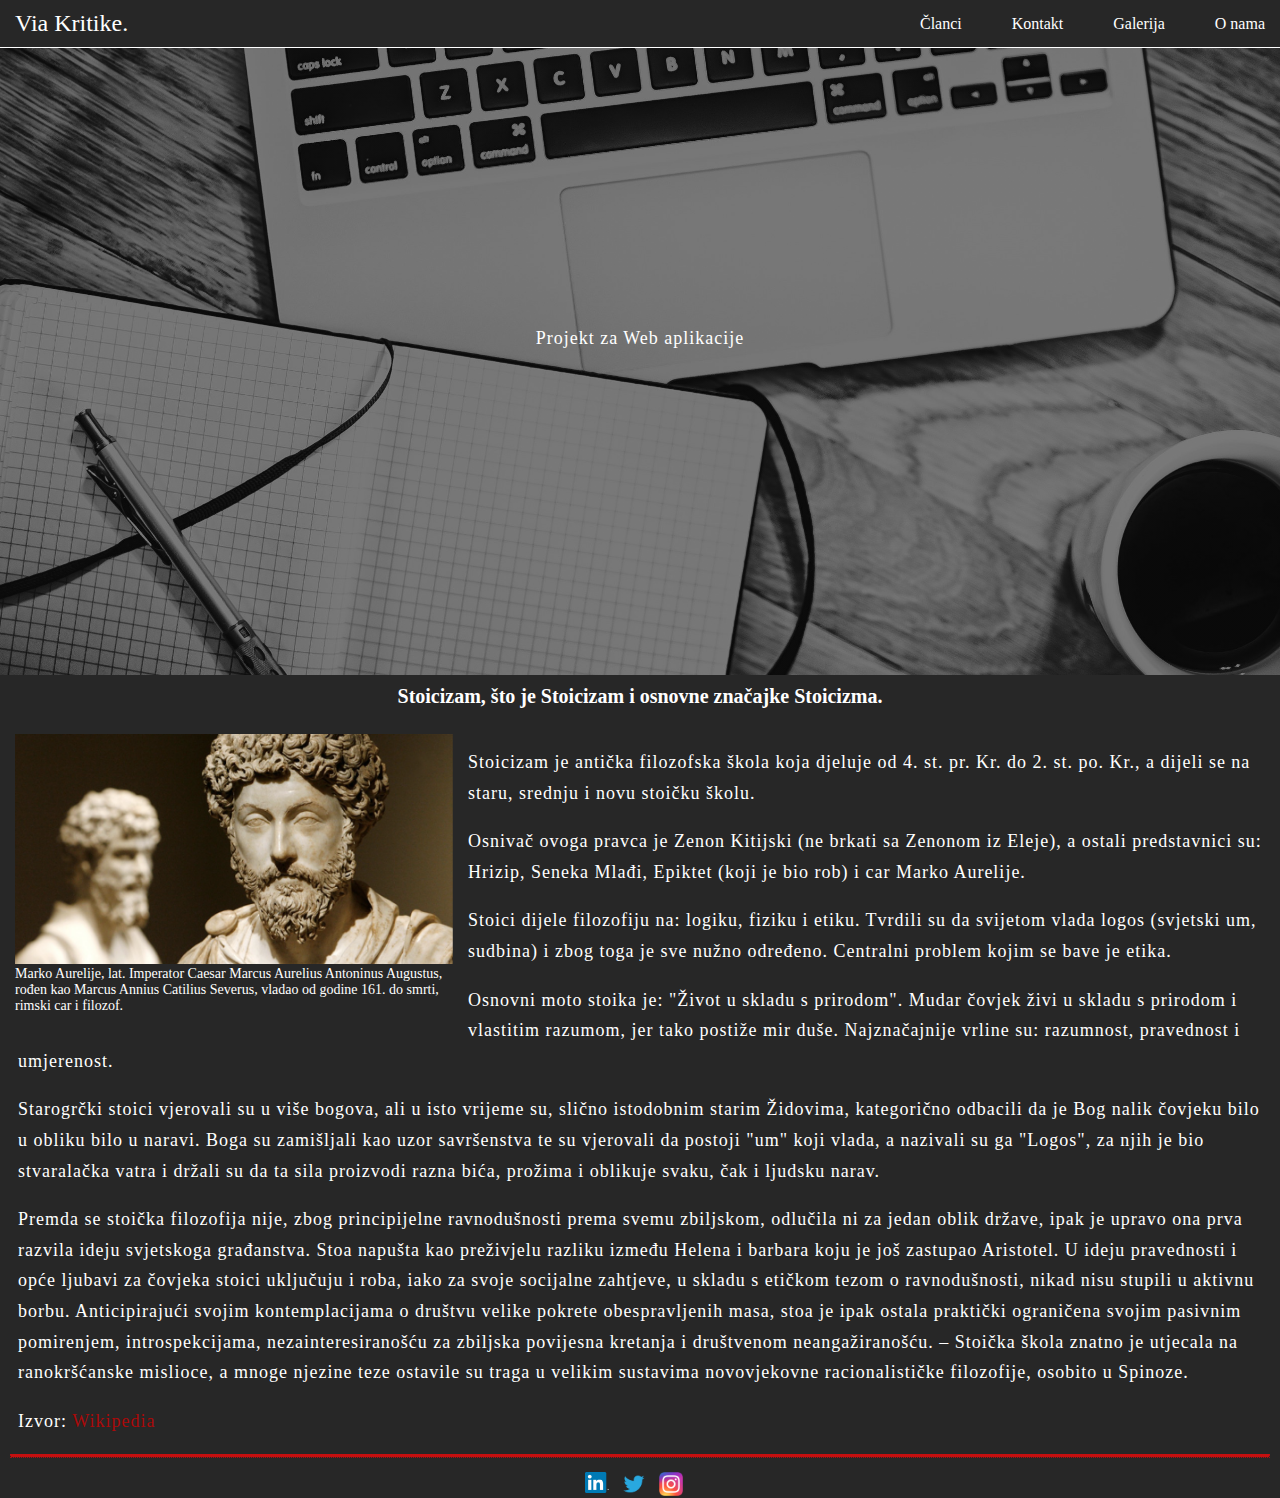
<file: index.html>
<!DOCTYPE html>
<html>
  <head>
    <!-- CSS -->
    <link rel="stylesheet" href="style.css" />
    <!-- End CSS -->
    <!-- meta elements -->
    <title>Via Kritike</title>
    <meta http-equiv="content-type" content="text/html; charset=UTF-8" />
    <meta name="description" content="Ovo je projektni zadatak" />
    <meta name="keywords" content="" />
    <meta name="author" content="Antun Kokanović" />
    <meta name="viewport" content="width=device-width, initial-scale=1" />
    <link rel="shortcut icon" type="image/x-icon" href="views\V.png" />
  </head>
  <body>
    <header class="header">
      <nav class="navbar">
        <a href="index.html" class="nav-logo">Via Kritike.</a>
        <ul class="nav-menu">
          <li class="nav-item">
            <a href="blog.html" class="nav-link">Članci</a>
          </li>
          <li class="nav-item">
            <a href="kontakt.html" class="nav-link">Kontakt</a>
          </li>
          <li class="nav-item">
            <a href="galerija.html" class="nav-link">Galerija</a>
          </li>
          <li class="nav-item">
            <a href="OName.html" class="nav-link">O nama</a>
          </li>
        </ul>
        <div class="hamburger">
          <span class="bar"></span>
          <span class="bar"></span>
          <span class="bar"></span>
        </div>
      </nav>
    </header>

    <div class="hero-image">
      <div class="hero-text">
        <br />
        <p style="background-color: transparent">Projekt za Web aplikacije</p>
        <br />
      </div>
    </div>

    <main>
      <h1 style="display: flex; justify-content: center;">Stoicizam, što je Stoicizam i osnovne značajke Stoicizma.</h1>
      <br />
      <figure>
        <img src="views\stoicism.png" alt="stoicism" title="stoicism  " />
        <figcaption>
          Marko Aurelije, lat. Imperator Caesar Marcus Aurelius Antoninus
          Augustus, rođen kao Marcus Annius Catilius Severus, vladao od godine
          161. do smrti, rimski car i filozof.
        </figcaption>
      </figure>
      <p>
        Stoicizam je antička filozofska škola koja djeluje od 4. st. pr. Kr. do
        2. st. po. Kr., a dijeli se na staru, srednju i novu stoičku školu.
      </p>
      <p>
        Osnivač ovoga pravca je Zenon Kitijski (ne brkati sa Zenonom iz Eleje),
        a ostali predstavnici su: Hrizip, Seneka Mlađi, Epiktet (koji je bio
        rob) i car Marko Aurelije.
      </p>
      <p>
        Stoici dijele filozofiju na: logiku, fiziku i etiku. Tvrdili su da
        svijetom vlada logos (svjetski um, sudbina) i zbog toga je sve nužno
        određeno. Centralni problem kojim se bave je etika.
      </p>
      <p>
        Osnovni moto stoika je: "Život u skladu s prirodom". Mudar čovjek živi u
        skladu s prirodom i vlastitim razumom, jer tako postiže mir duše.
        Najznačajnije vrline su: razumnost, pravednost i umjerenost.
      </p>
      <p>
        Starogrčki stoici vjerovali su u više bogova, ali u isto vrijeme su,
        slično istodobnim starim Židovima, kategorično odbacili da je Bog nalik
        čovjeku bilo u obliku bilo u naravi. Boga su zamišljali kao uzor
        savršenstva te su vjerovali da postoji "um" koji vlada, a nazivali su ga
        "Logos", za njih je bio stvaralačka vatra i držali su da ta sila
        proizvodi razna bića, prožima i oblikuje svaku, čak i ljudsku narav.
      </p>
      <p>
        Premda se stoička filozofija nije, zbog principijelne ravnodušnosti
        prema svemu zbiljskom, odlučila ni za jedan oblik države, ipak je upravo
        ona prva razvila ideju svjetskoga građanstva. Stoa napušta kao
        preživjelu razliku između Helena i barbara koju je još zastupao
        Aristotel. U ideju pravednosti i opće ljubavi za čovjeka stoici
        uključuju i roba, iako za svoje socijalne zahtjeve, u skladu s etičkom
        tezom o ravnodušnosti, nikad nisu stupili u aktivnu borbu.
        Anticipirajući svojim kontemplacijama o društvu velike pokrete
        obespravljenih masa, stoa je ipak ostala praktički ograničena svojim
        pasivnim pomirenjem, introspekcijama, nezainteresiranošću za zbiljska
        povijesna kretanja i društvenom neangažiranošću. – Stoička škola znatno
        je utjecala na ranokršćanske mislioce, a mnoge njezine teze ostavile su
        traga u velikim sustavima novovjekovne racionalističke filozofije,
        osobito u Spinoze.
      </p>
      <p>
        Izvor:
        <a style="color: rgb(171, 9, 9);" href="https://hr.wikipedia.org/wiki/Stoicizam" target="_blank"
          >Wikipedia</a
        >
      </p>
      
    </main>

    <footer>
      <hr style="border-top: 3px solid rgb(197, 16, 16)"> 
      <div style="display: flex; justify-content: center;">
        <a
          href="https://www.linkedin.com/in/antun-kokanovi%C4%87-081806250/"
          target="_blank"
          ><img
            src="views\linkedin-logo-3.png"
            alt="Linkedin"
            title="Linkedin"
            style="width: 24px; margin-top: 0.4em"
        /></a>
        <a href="https://twitter.com/_AntunTun_" target="_blank"
          ><img
            src="views\twitter-logo-.png"
            alt="Twitter"
            title="Twitter"
            style="width: 24px; margin-top: 0.4em"
        /></a>
        <a href="https://www.instagram.com/antun__k/" target="_blank"
          ><img
            src="views\Instagram_logo.png"
            alt="Istagram+"
            title="Istagram"
            style="width: 24px; margin-top: 0.4em"
        /></a>
      </div>
    </footer>
    <script src="script.js"></script>
  </body>
</html>
</file>
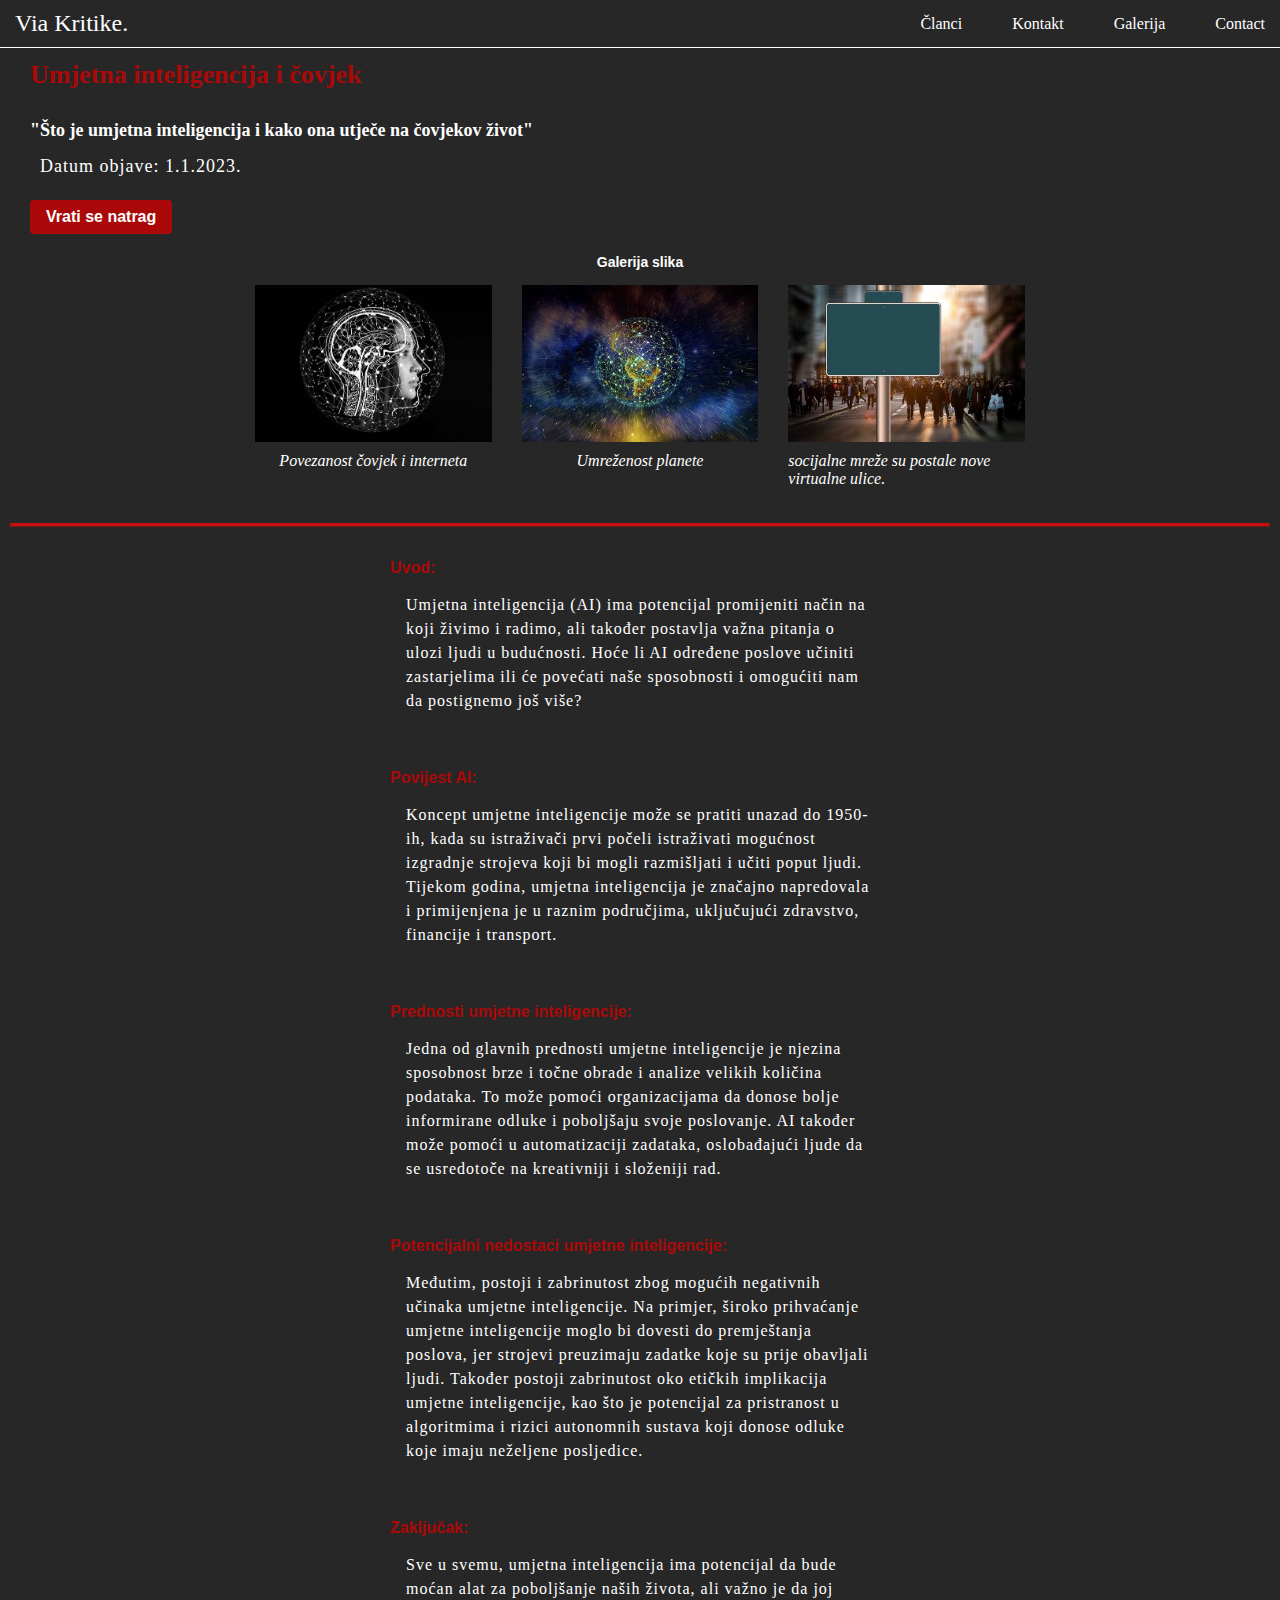
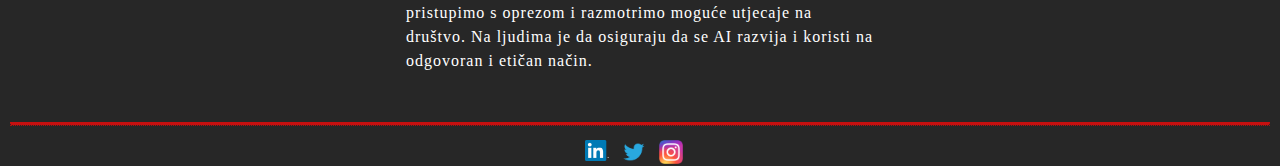
<file: AItekst.html>
<!DOCTYPE html>
<html lang="en">
  <head>
    <!-- CSS -->
    <link rel="stylesheet" href="style.css" />
    <!-- End CSS -->
    <!-- meta elements -->
    <title>Via Kritike</title>
    <meta http-equiv="content-type" content="text/html; charset=UTF-8" />
    <meta name="description" content="Ovo je projektni zadatak" />
    <meta name="keywords" content="" />
    <meta name="author" content="Antun Kokanović" />
    <meta name="viewport" content="width=device-width, initial-scale=1" />
    <link rel="shortcut icon" type="image/x-icon" href="views\V.png" />
  </head>
  <body>
    <header class="header">
      <nav class="navbar">
        <a href="index.html" class="nav-logo">Via Kritike.</a>
        <ul class="nav-menu">
          <li class="nav-item">
            <a href="blog.html" class="nav-link">Članci</a>
          </li>
          <li class="nav-item">
            <a href="kontakt.html" class="nav-link">Kontakt</a>
          </li>
          <li class="nav-item">
            <a href="galerija.html" class="nav-link">Galerija</a>
          </li>
          <li class="nav-item">
            <a href="#" class="nav-link">Contact</a>
          </li>
        </ul>
        <div class="hamburger">
          <span class="bar"></span>
          <span class="bar"></span>
          <span class="bar"></span>
        </div>
      </nav>
    </header>

    <header>
      <h1
        style="
          margin-top: 60px;
          font-size: 26px;
          margin-left: 30px;
          color: rgb(171, 9, 9);
        "
      >
        Umjetna inteligencija i čovjek
      </h1>
      <h2
        style="
          margin-top: 30px;
          font-size: 18px;
          margin-left: 30px;
          color: white;
        "
      >
        "Što je umjetna inteligencija i kako ona utječe na čovjekov život"
      </h2>
      <p
        style="
          margin-top: 10px;
          font-size: 18px;
          margin-left: 40px;
          color: white;
        "
      >
        Datum objave: 1.1.2023.
      </p>

      <nav>
        <a href="blog.html";><button>Vrati se natrag</button></a>
      </nav>
    </header>
    <aside>
      <h3 style="font-size: 14px; color: white;">Galerija slika</h3>
      <div style="display: flex">
        <figure>
          <img
            src="AI slika.jpg"
            alt="Opis slike 1"
            id="slika-1"
            class="modal-otvori"
          />
          <figcaption>Povezanost čovjek i interneta</figcaption>
        </figure>
        <figure>
          <img
            src="views\worldcon.jpg"
            alt="Opis slike 2"
            id="slika-2"
            class="modal-otvori"
          />
          <figcaption>Umreženost planete</figcaption>
        </figure>
        <figure>
          <img
            src="views\street.jpg"
            alt="Opis slike 3"
            id="slika-3"
            class="modal-otvori"
          />
          <figcaption>
            socijalne mreže su postale nove virtualne ulice.
          </figcaption>
        </figure>
      </div>
    </aside>
    <hr style="border-top: 3px solid rgb(197, 16, 16)" />
    <article>
      <section>
        <h3>Uvod:</h3>
        <p>
          Umjetna inteligencija (AI) ima potencijal promijeniti način na koji
          živimo i radimo, ali također postavlja važna pitanja o ulozi ljudi u
          budućnosti. Hoće li AI određene poslove učiniti zastarjelima ili će
          povećati naše sposobnosti i omogućiti nam da postignemo još više?
        </p>
      </section>
      <section>
        <h3>Povijest AI:</h3>
        <p>
          Koncept umjetne inteligencije može se pratiti unazad do 1950-ih, kada
          su istraživači prvi počeli istraživati mogućnost izgradnje strojeva
          koji bi mogli razmišljati i učiti poput ljudi. Tijekom godina, umjetna
          inteligencija je značajno napredovala i primijenjena je u raznim
          područjima, uključujući zdravstvo, financije i transport.
        </p>
      </section>
      <section>
        <h3>Prednosti umjetne inteligencije:</h3>
        <p>
          Jedna od glavnih prednosti umjetne inteligencije je njezina sposobnost
          brze i točne obrade i analize velikih količina podataka. To može
          pomoći organizacijama da donose bolje informirane odluke i poboljšaju
          svoje poslovanje. AI također može pomoći u automatizaciji zadataka,
          oslobađajući ljude da se usredotoče na kreativniji i složeniji rad.
        </p>
      </section>
      <section>
        <h3>Potencijalni nedostaci umjetne inteligencije:</h3>
        <p>
          Međutim, postoji i zabrinutost zbog mogućih negativnih učinaka umjetne
          inteligencije. Na primjer, široko prihvaćanje umjetne inteligencije
          moglo bi dovesti do premještanja poslova, jer strojevi preuzimaju
          zadatke koje su prije obavljali ljudi. Također postoji zabrinutost oko
          etičkih implikacija umjetne inteligencije, kao što je potencijal za
          pristranost u algoritmima i rizici autonomnih sustava koji donose
          odluke koje imaju neželjene posljedice.
        </p>
      </section>
      <section>
        <h3>Zaključak:</h3>
        <p>
          Sve u svemu, umjetna inteligencija ima potencijal da bude moćan alat
          za poboljšanje naših života, ali važno je da joj pristupimo s oprezom
          i razmotrimo moguće utjecaje na društvo. Na ljudima je da osiguraju da
          se AI razvija i koristi na odgovoran i etičan način.
        </p>
      </section>
    </article>

    <footer>
      <hr style="border-top: 3px solid rgb(197, 16, 16)" />
      <div style="display: flex; justify-content: center">
        <a
          href="https://www.linkedin.com/in/antun-kokanovi%C4%87-081806250/"
          target="_blank"
          ><img
            src="views\linkedin-logo-3.png"
            alt="Linkedin"
            title="Linkedin"
            style="width: 24px; margin-top: 0.4em"
        /></a>
        <a href="https://twitter.com/_AntunTun_" target="_blank"
          ><img
            src="views\twitter-logo-.png"
            alt="Twitter"
            title="Twitter"
            style="width: 24px; margin-top: 0.4em"
        /></a>
        <a href="https://www.instagram.com/antun__k/" target="_blank"
          ><img
            src="views\Instagram_logo.png"
            alt="Istagram+"
            title="Istagram"
            style="width: 24px; margin-top: 0.4em"
        /></a>
      </div>
    </footer>

    <script src="script.js"></script>
  </body>
</html>
</file>
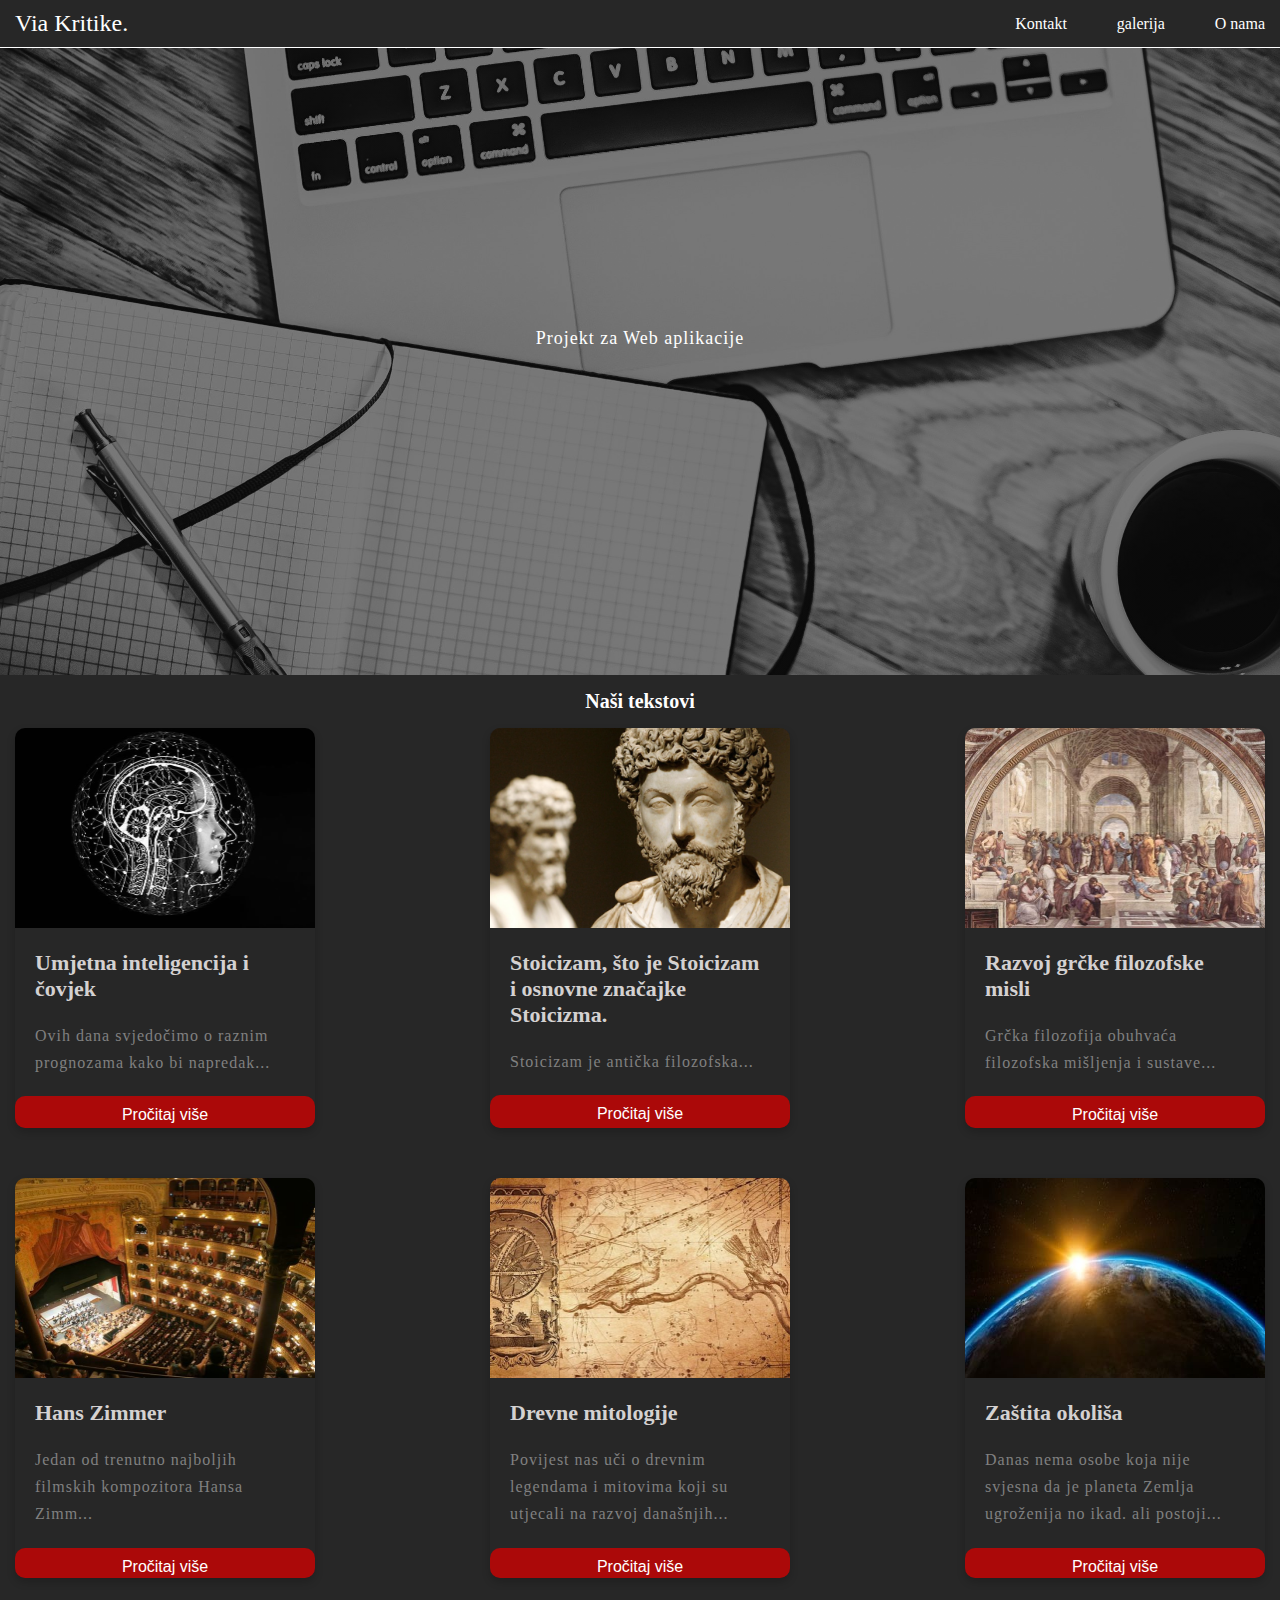
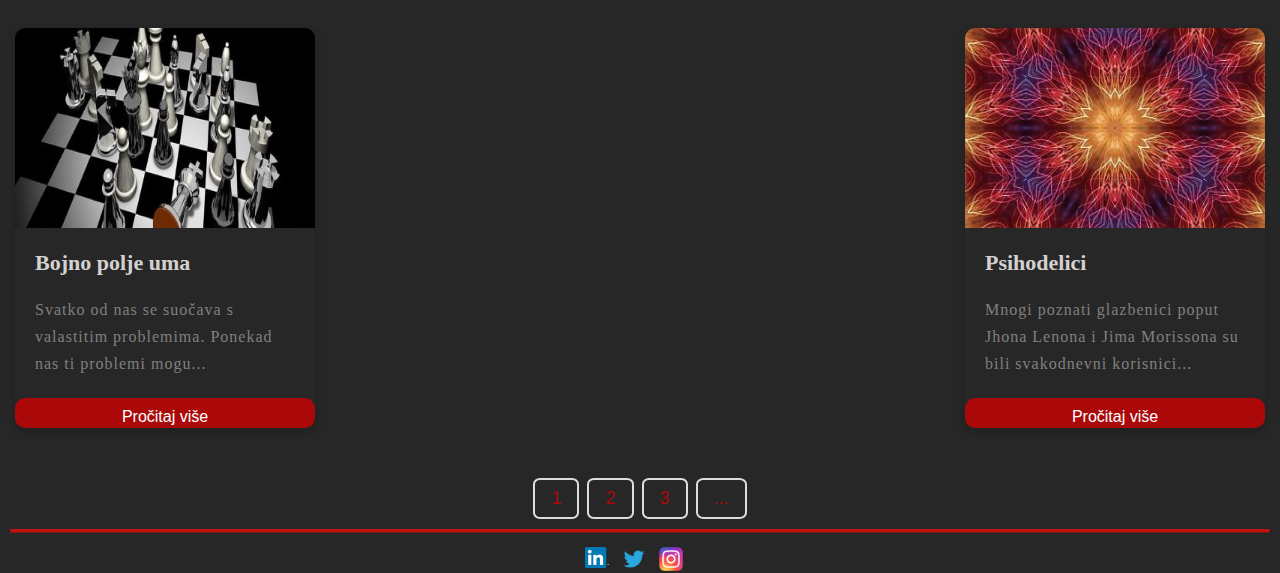
<file: blog.html>
<!DOCTYPE html>
<html lang="en">
  <head>
    <!-- CSS -->
    <link rel="stylesheet" href="style.css" />
    <!-- End CSS -->
    <!-- meta elements -->
    <meta charset="UTF-8" />
    <meta http-equiv="X-UA-Compatible" content="IE=edge" />
    <meta name="viewport" content="width=device-width, initial-scale=1" />
    <link rel="shortcut icon" type="image/x-icon" href="views\V.png" />
    <title>Via Kritike</title>
  </head>
  <body>
    <header class="header">
      <nav class="navbar">
        <a href="index.html" class="nav-logo">Via Kritike.</a>
        <ul class="nav-menu">
          <li class="nav-item">
            <a href="kontakt.html" class="nav-link">Kontakt</a>
          </li>
          <li class="nav-item">
            <a href="galerija.html" class="nav-link">galerija</a>
          </li>
          <li class="nav-item">
            <a href="OName.html" class="nav-link">O nama</a>
          </li>
        </ul>
        <div class="hamburger">
          <span class="bar"></span>
          <span class="bar"></span>
          <span class="bar"></span>
        </div>
      </nav>
    </header>

    <div class="hero-image">
      <div class="hero-text">
        <br />
        <p style="background-color: transparent">Projekt za Web aplikacije</p>
        <br />
      </div>
    </div>

    <h1
      style="
        display: flex;
        justify-content: center;
        font-family: Times New Roman;
        color: white;
        margin-top: 15px;
        margin-bottom: 15px;
      "
    >
      Naši tekstovi
    </h1>
    <main>
      <div class="kartice">
        <div class="kartica">
          <img src="AI slika.jpg" alt="Slika za prvu karticu" class="slikica" />
          <h2>Umjetna inteligencija i čovjek</h2>
          <p>Ovih dana svjedočimo o raznim prognozama kako bi napredak...</p>
          <a href="AItekst.html">Pročitaj više</a>
        </div>
        <div class="kartica">
          <img src="views\stoicism.png" alt="Slika za drugu karticu" />
          <h2>Stoicizam, što je Stoicizam i osnovne značajke Stoicizma.</h2>
          <p>Stoicizam je antička filozofska...</p>
          <a href="index.html">Pročitaj više</a>
        </div>
        <div class="kartica">
          <img src="views\ludiGrci.jpg" alt="Slika za trecu karticu" />
          <h2>Razvoj grčke filozofske misli</h2>
          <p>Grčka filozofija obuhvaća filozofska mišljenja i sustave...</p>
          <a href="Grci.html">Pročitaj više</a>
        </div>
        <div class="kartica">
          <img src="views\HansZimmer.jpg" alt="Slika za cetvrtu karticu" />
          <h2>Hans Zimmer</h2>
          <p>Jedan od trenutno najboljih filmskih kompozitora Hansa Zimm...</p>
          <a href="HannsZimmer.html"
            >Pročitaj više</a
          >
        </div>
        <div class="kartica">
          <img src="views\Mitologija.jpg" alt="Slika za petu karticu" />
          <h2>Drevne mitologije</h2>
          <p>
            Povijest nas uči o drevnim legendama i mitovima koji su utjecali na
            razvoj današnjih...
          </p>
          <a href="https://en.wikipedia.org/wiki/Myth#Mythology" target="_blank"
            >Pročitaj više</a
          >
        </div>
        <div class="kartica">
          <img src="views\Zemlja.jpg" alt="Slika za sestu karticu" />
          <h2>Zaštita okoliša</h2>
          <p>
            Danas nema osobe koja nije svjesna da je planeta Zemlja ugroženija
            no ikad. ali postoji...
          </p>
          <a href="https://en.wikipedia.org/wiki/Ecology" target="_blank"
            >Pročitaj više</a
          >
        </div>
        <div class="kartica">
          <img src="views\šah.jpg" alt="Slika za sedmu karticu" />
          <h2>Bojno polje uma</h2>
          <p>
            Svatko od nas se suočava s valastitim problemima. Ponekad nas ti
            problemi mogu...
          </p>
          <a href="https://en.wikipedia.org/wiki/Mind" target="_blank"
            >Pročitaj više</a
          >
        </div>
        <div class="kartica">
          <img src="views\fraktali.jpg" alt="Slika za osmu karticu" />
          <h2>Psihodelici</h2>
          <p>
            Mnogi poznati glazbenici poput Jhona Lenona i Jima Morissona su bili
            svakodnevni korisnici...
          </p>
          <a href="https://en.wikipedia.org/wiki/Psychedelia" target="_blank"
            >Pročitaj više</a
          >
        </div>
      </div>
    </main>

    <div class="pagination">
      <!-- Stranica 1 -->
      <a href="#">1</a>
      <!-- Stranica 2 -->
      <a href="#">2</a>
      <!-- Stranica 3 -->
      <a href="#">3</a>
      <!-- Ostale stranice -->
      <a href="#">...</a>
    </div>

    <footer>
      <hr style="border-top: 3px solid rgb(197, 16, 16)" />
      <div style="display: flex; justify-content: center">
        <a
          href="https://www.linkedin.com/in/antun-kokanovi%C4%87-081806250/"
          target="_blank"
          ><img
            src="views\linkedin-logo-3.png"
            alt="Linkedin"
            title="Linkedin"
            style="width: 24px; margin-top: 0.4em"
        /></a>
        <a href="https://twitter.com/_AntunTun_" target="_blank"
          ><img
            src="views\twitter-logo-.png"
            alt="Twitter"
            title="Twitter"
            style="width: 24px; margin-top: 0.4em"
        /></a>
        <a href="https://www.instagram.com/antun__k/" target="_blank"
          ><img
            src="views\Instagram_logo.png"
            alt="Istagram+"
            title="Istagram"
            style="width: 24px; margin-top: 0.4em"
        /></a>
      </div>
    </footer>
    <script src="script.js"></script>
  </body>
</html>
</file>
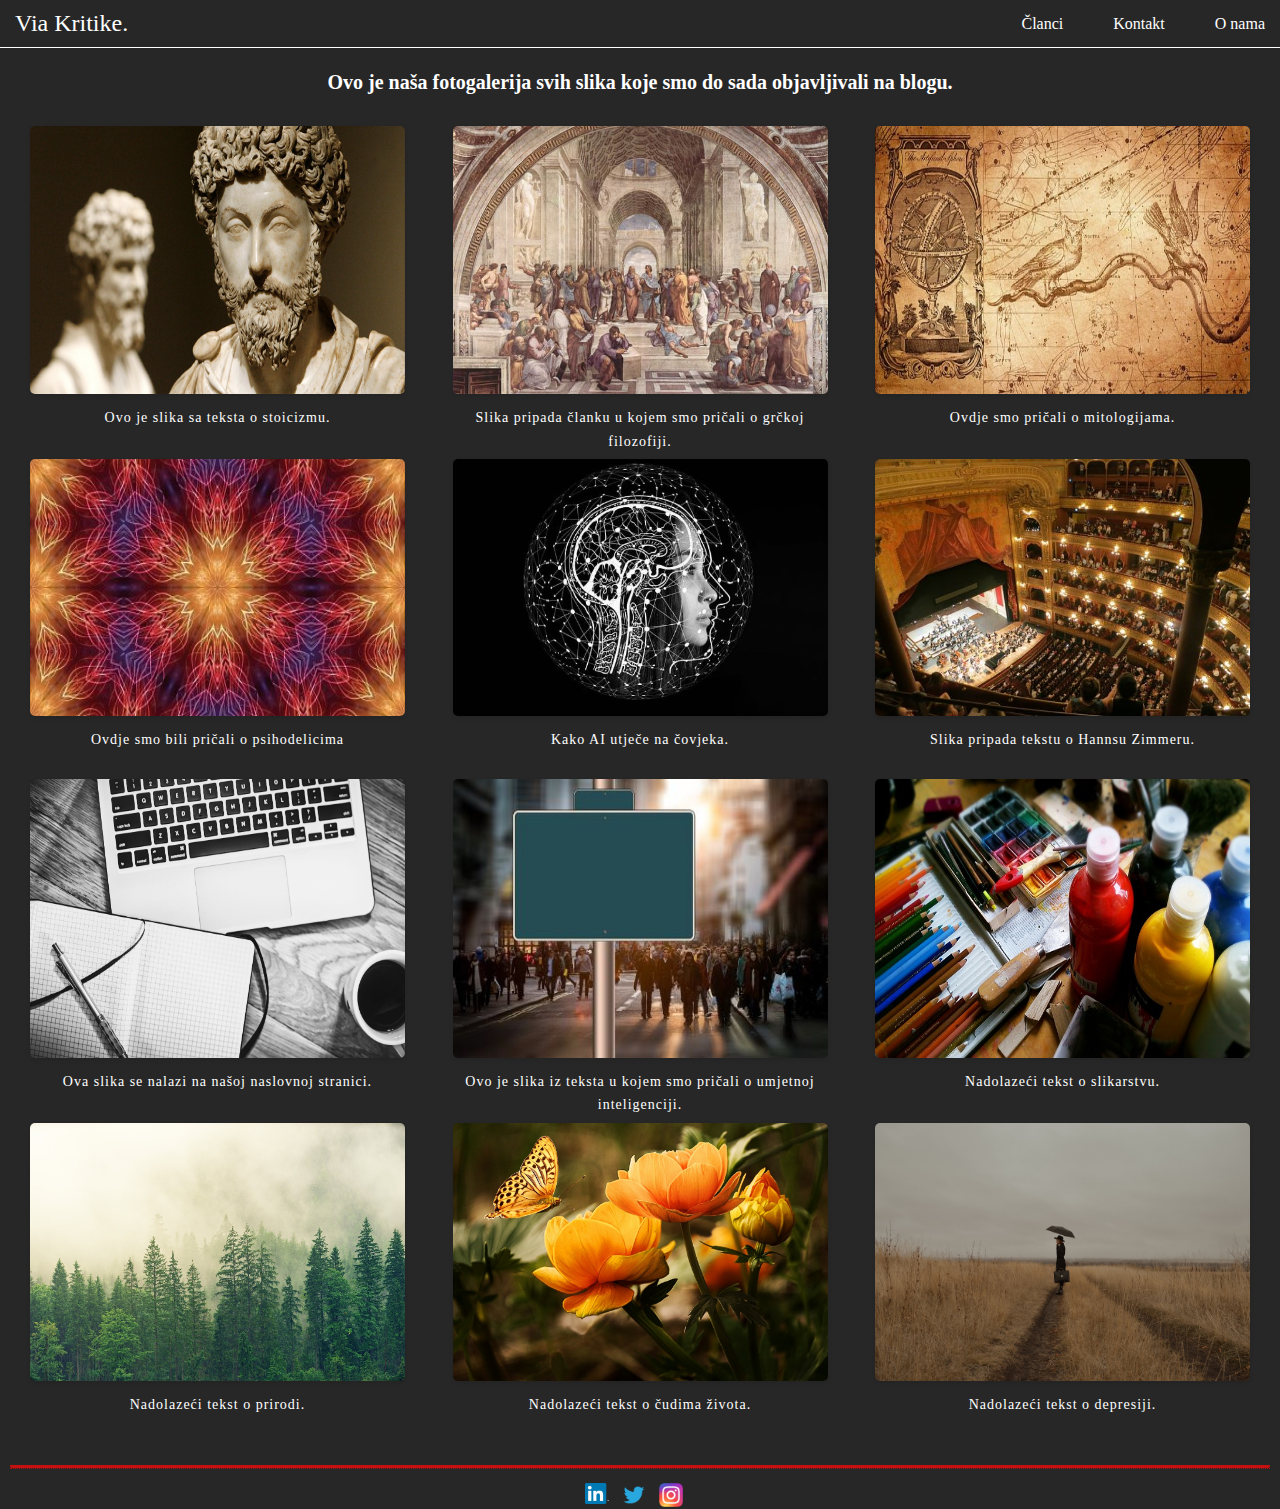
<file: galerija.html>
<!DOCTYPE html>
<html>
  <head>
    <!-- CSS -->
    <link rel="stylesheet" href="style.css" />
    <!-- End CSS -->
    <!-- meta elements -->
    <title>Via Kritike</title>
    <meta http-equiv="content-type" content="text/html; charset=UTF-8" />
    <meta name="description" content="Ovo je projektni zadatak" />
    <meta name="keywords" content="" />
    <meta name="author" content="Antun Kokanović" />
    <meta name="viewport" content="width=device-width, initial-scale=1" />
    <link rel="shortcut icon" type="image/x-icon" href="views\V.png" />
  </head>
  <body>
    <header class="header">
      <nav class="navbar">
        <a href="index.html" class="nav-logo">Via Kritike.</a>
        <ul class="nav-menu">
          <li class="nav-item">
            <a href="blog.html" class="nav-link">Članci</a>
          </li>
          <li class="nav-item">
            <a href="kontakt.html" class="nav-link">Kontakt</a>
          </li>
          <li class="nav-item">
            <a href="OName.html" class="nav-link">O nama</a>
          </li>
        </ul>
        <div class="hamburger">
          <span class="bar"></span>
          <span class="bar"></span>
          <span class="bar"></span>
        </div>
      </nav>
    </header>
    <br />
    <div style="margin-top: 5rem; display: flex; justify-content: center">
      <h1 style="color: white">
        Ovo je naša fotogalerija svih slika koje smo do sada objavljivali na
        blogu.
      </h1>
    </div>
    <br />
    <br />
    <div class="gallery">
      <a href="views\stoicism.png" target="_blank">
        <img src="views\stoicism.png" alt="Opis slike 1" />
        <p>Ovo je slika sa teksta o stoicizmu.</p>
      </a>
      <a href="views\ludiGrci.jpg" target="_blank">
        <img src="views\ludiGrci.jpg" alt="Opis slike 2" />
        <p>Slika pripada članku u kojem smo pričali o grčkoj filozofiji.</p>
      </a>
      <a href="views\Mitologija.jpg" target="_blank">
        <img src="views\Mitologija.jpg" alt="Opis slike 3" />
        <p>Ovdje smo pričali o mitologijama.</p>
      </a>
      <a href="views\fraktali.jpg   " target="_blank">
        <img src="views\fraktali.jpg" alt="Opis slike 4" />
        <p>Ovdje smo bili pričali o psihodelicima</p>
      </a>
      <a href="AI slika.jpg" target="_blank">
        <img src="AI slika.jpg" alt="Opis slike 5" />
        <p>Kako AI utječe na čovjeka.</p>
      </a>
      <a href="views\HansZimmer.jpg" target="_blank">
        <img src="views\HansZimmer.jpg" alt="Opis slike 6" />
        <p>Slika pripada tekstu o Hannsu Zimmeru.</p>
      </a>
      <a href="glavnaSlika.jpg" target="_blank">
        <img src="glavnaSlika.jpg" alt="Opis slike 7" />
        <p>Ova slika se nalazi na našoj naslovnoj stranici.</p>
      </a>
      <a href="views\street.jpg" target="_blank">
        <img src="views\street.jpg" alt="Opis slike 8" />
        <p>
          Ovo je slika iz teksta u kojem smo pričali o umjetnoj inteligenciji.
        </p>
      </a>
      <a href="views\slikanje.jpg" target="_blank">
        <img src="views\slikanje.jpg" alt="Opis slike 9" />
        <p>Nadolazeći tekst o slikarstvu.</p>
      </a>
      <a href="views\nature-wallpaper-g84be48a28_1280.jpg" target="_blank">
        <img
          src="views\nature-wallpaper-g84be48a28_1280.jpg"
          alt="Opis slike 10"
        />
        <p>Nadolazeći tekst o prirodi.</p>
      </a>
      <a href="views\flowers-g5ec197603_1280.jpg" target="_blank">
        <img src="views\flowers-g5ec197603_1280.jpg" alt="Opis slike 10" />
        <p>Nadolazeći tekst o čudima života.</p>
      </a>
      <a href="views\woman-gff5cdba05_1920.jpg" target="_blank">
        <img src="views\woman-gff5cdba05_1920.jpg" alt="Opis slike 10" />
        <p>Nadolazeći tekst o depresiji.</p>
      </a>
    </div>
    <br />
    <footer>
      <hr style="border-top: 3px solid rgb(197, 16, 16)" />
      <div style="display: flex; justify-content: center">
        <a
          href="https://www.linkedin.com/in/antun-kokanovi%C4%87-081806250/"
          target="_blank"
          ><img
            src="views\linkedin-logo-3.png"
            alt="Linkedin"
            title="Linkedin"
            style="width: 24px; margin-top: 0.4em"
        /></a>
        <a href="https://twitter.com/_AntunTun_" target="_blank"
          ><img
            src="views\twitter-logo-.png"
            alt="Twitter"
            title="Twitter"
            style="width: 24px; margin-top: 0.4em"
        /></a>
        <a href="https://www.instagram.com/antun__k/" target="_blank"
          ><img
            src="views\Instagram_logo.png"
            alt="Istagram+"
            title="Istagram"
            style="width: 24px; margin-top: 0.4em"
        /></a>
      </div>
    </footer>

    <script src="script.js"></script>
  </body>
</html>
</file>
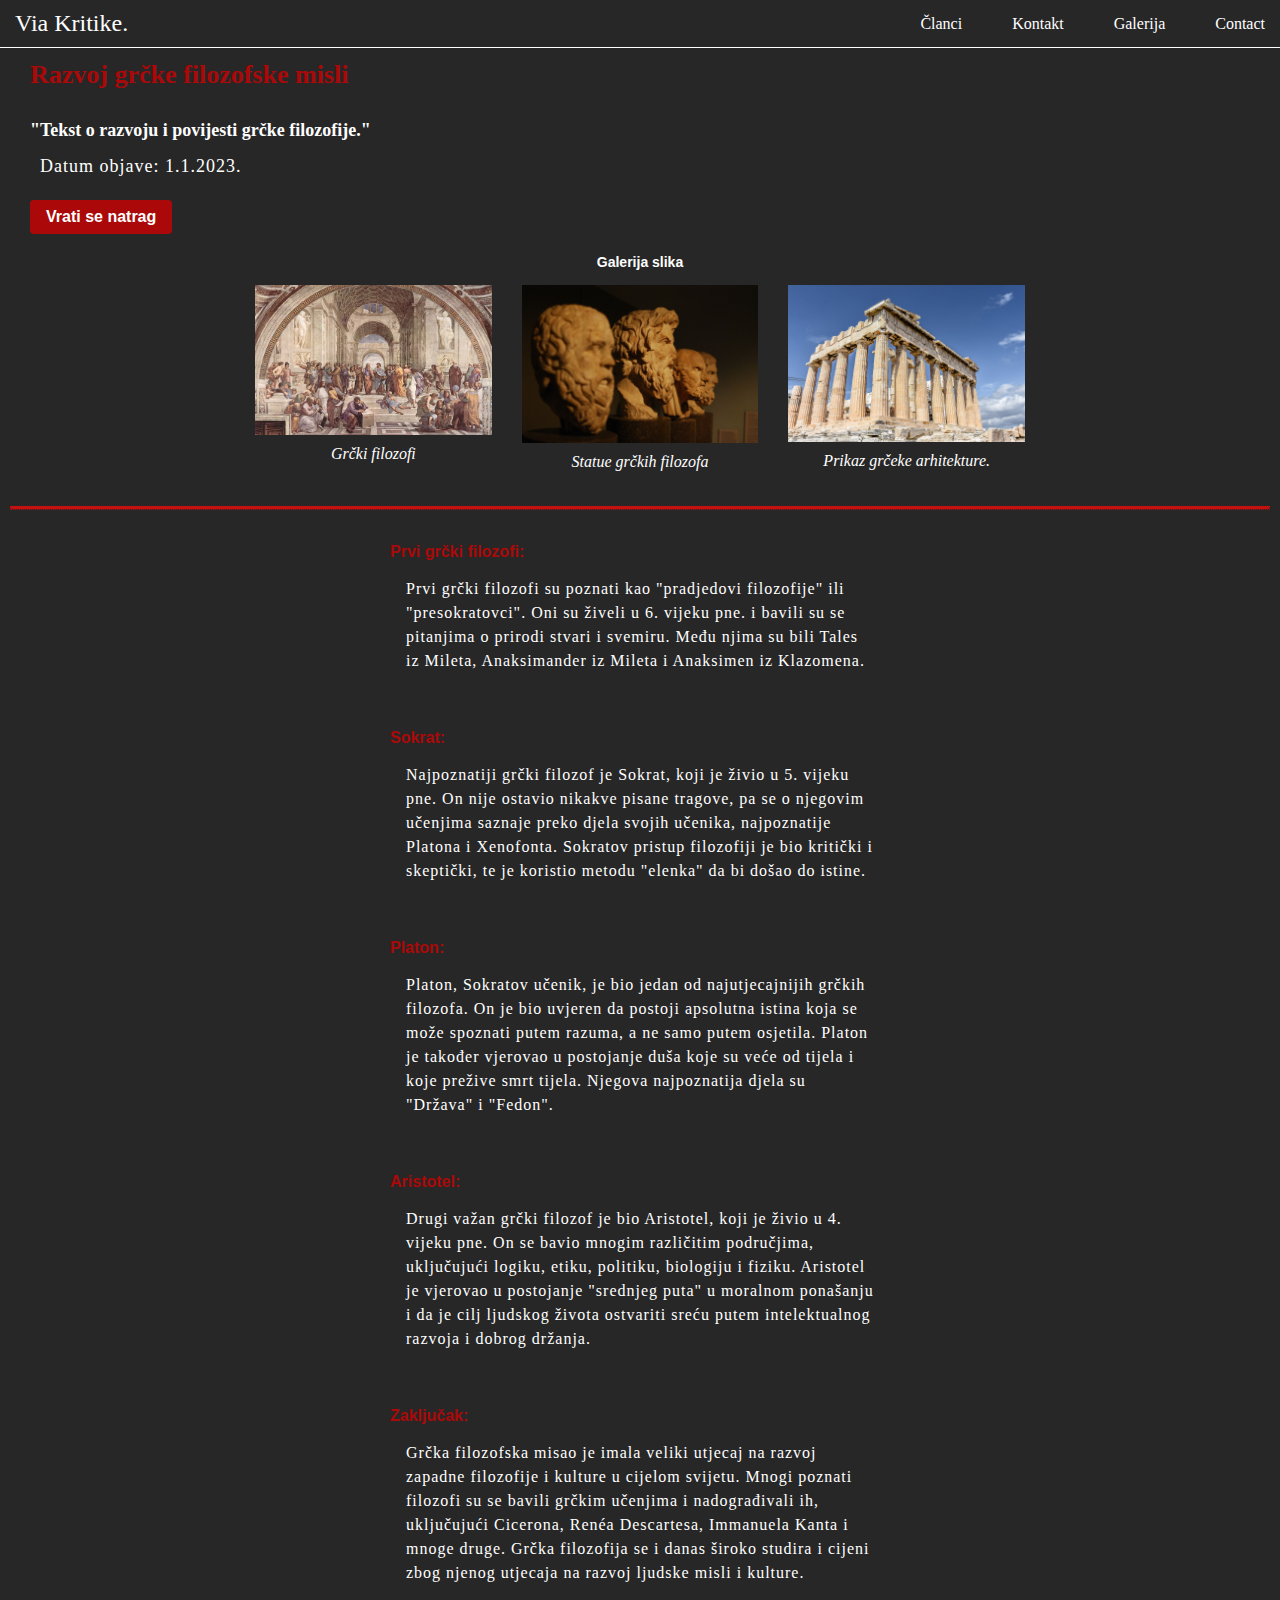
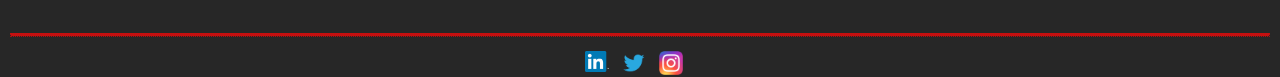
<file: Grci.html>
<!DOCTYPE html>
<html lang="en">
  <head>
    <!-- CSS -->
    <link rel="stylesheet" href="style.css" />
    <!-- End CSS -->
    <!-- meta elements -->
    <title>Via Kritike</title>
    <meta http-equiv="content-type" content="text/html; charset=UTF-8" />
    <meta name="description" content="Ovo je projektni zadatak" />
    <meta name="keywords" content="" />
    <meta name="author" content="Antun Kokanović" />
    <meta name="viewport" content="width=device-width, initial-scale=1" />
    <link rel="shortcut icon" type="image/x-icon" href="views\V.png" />
  </head>
  <body>
    <header class="header">
      <nav class="navbar">
        <a href="index.html" class="nav-logo">Via Kritike.</a>
        <ul class="nav-menu">
          <li class="nav-item">
            <a href="blog.html" class="nav-link">Članci</a>
          </li>
          <li class="nav-item">
            <a href="kontakt.html" class="nav-link">Kontakt</a>
          </li>
          <li class="nav-item">
            <a href="galerija.html" class="nav-link">Galerija</a>
          </li>
          <li class="nav-item">
            <a href="#" class="nav-link">Contact</a>
          </li>
        </ul>
        <div class="hamburger">
          <span class="bar"></span>
          <span class="bar"></span>
          <span class="bar"></span>
        </div>
      </nav>
    </header>

    <header>
      <h1
        style="
          margin-top: 60px;
          font-size: 26px;
          margin-left: 30px;
          color: rgb(171, 9, 9);
        "
      >
        Razvoj grčke filozofske misli
      </h1>
      <h2
        style="
          margin-top: 30px;
          font-size: 18px;
          margin-left: 30px;
          color: white;
        "
      >
        "Tekst o razvoju i povijesti grčke filozofije."
      </h2>
      <p
        style="
          margin-top: 10px;
          font-size: 18px;
          margin-left: 40px;
          color: white;
        "
      >
        Datum objave: 1.1.2023.
      </p>

      <nav>
        <a href="blog.html" ;><button>Vrati se natrag</button></a>
      </nav>
    </header>
    <aside>
      <h3 style="font-size: 14px; color: white">Galerija slika</h3>
      <div style="display: flex">
        <figure>
          <img
            src="views\ludiGrci.jpg"
            alt="Opis slike 1"
            id="slika-1"
            class="modal-otvori"
          />
          <figcaption>Grčki filozofi</figcaption>
        </figure>
        <figure>
          <img
            src="views\SlikeZaTekst\grci.jpg"
            alt="Opis slike 2"
            id="slika-2"
            class="modal-otvori"
          />
          <figcaption>Statue grčkih filozofa</figcaption>
        </figure>
        <figure>
          <img
            src="views\SlikeZaTekst\arhitektura.jpg"
            alt="Opis slike 3"
            id="slika-3"
            class="modal-otvori"
          />
          <figcaption>Prikaz grčeke arhitekture.</figcaption>
        </figure>
      </div>
    </aside>
    <hr style="border-top: 3px solid rgb(197, 16, 16)" />
    <article>
      <section>
        <h3>Prvi grčki filozofi:</h3>
        <p>
          Prvi grčki filozofi su poznati kao "pradjedovi filozofije" ili
          "presokratovci". Oni su živeli u 6. vijeku pne. i bavili su se
          pitanjima o prirodi stvari i svemiru. Među njima su bili Tales iz
          Mileta, Anaksimander iz Mileta i Anaksimen iz Klazomena.
        </p>
      </section>
      <section>
        <h3>Sokrat:</h3>
        <p>
          Najpoznatiji grčki filozof je Sokrat, koji je živio u 5. vijeku pne.
          On nije ostavio nikakve pisane tragove, pa se o njegovim učenjima
          saznaje preko djela svojih učenika, najpoznatije Platona i Xenofonta.
          Sokratov pristup filozofiji je bio kritički i skeptički, te je
          koristio metodu "elenka" da bi došao do istine.
        </p>
      </section>
      <section>
        <h3>Platon:</h3>
        <p>
          Platon, Sokratov učenik, je bio jedan od najutjecajnijih grčkih
          filozofa. On je bio uvjeren da postoji apsolutna istina koja se može
          spoznati putem razuma, a ne samo putem osjetila. Platon je također
          vjerovao u postojanje duša koje su veće od tijela i koje prežive smrt
          tijela. Njegova najpoznatija djela su "Država" i "Fedon".
        </p>
      </section>
      <section>
        <h3>Aristotel:</h3>
        <p>
          Drugi važan grčki filozof je bio Aristotel, koji je živio u 4. vijeku
          pne. On se bavio mnogim različitim područjima, uključujući logiku,
          etiku, politiku, biologiju i fiziku. Aristotel je vjerovao u
          postojanje "srednjeg puta" u moralnom ponašanju i da je cilj ljudskog
          života ostvariti sreću putem intelektualnog razvoja i dobrog držanja.
        </p>
      </section>
      <section>
        <h3>Zaključak:</h3>
        <p>
          Grčka filozofska misao je imala veliki utjecaj na razvoj zapadne
          filozofije i kulture u cijelom svijetu. Mnogi poznati filozofi su se
          bavili grčkim učenjima i nadograđivali ih, uključujući Cicerona, Renéa
          Descartesa, Immanuela Kanta i mnoge druge. Grčka filozofija se i danas
          široko studira i cijeni zbog njenog utjecaja na razvoj ljudske misli i
          kulture.
        </p>
      </section>
    </article>

    <footer>
      <hr style="border-top: 3px solid rgb(197, 16, 16)" />
      <div style="display: flex; justify-content: center">
        <a
          href="https://www.linkedin.com/in/antun-kokanovi%C4%87-081806250/"
          target="_blank"
          ><img
            src="views\linkedin-logo-3.png"
            alt="Linkedin"
            title="Linkedin"
            style="width: 24px; margin-top: 0.4em"
        /></a>
        <a href="https://twitter.com/_AntunTun_" target="_blank"
          ><img
            src="views\twitter-logo-.png"
            alt="Twitter"
            title="Twitter"
            style="width: 24px; margin-top: 0.4em"
        /></a>
        <a href="https://www.instagram.com/antun__k/" target="_blank"
          ><img
            src="views\Instagram_logo.png"
            alt="Istagram+"
            title="Istagram"
            style="width: 24px; margin-top: 0.4em"
        /></a>
      </div>
    </footer>

    <script src="script.js"></script>
  </body>
</html>
</file>
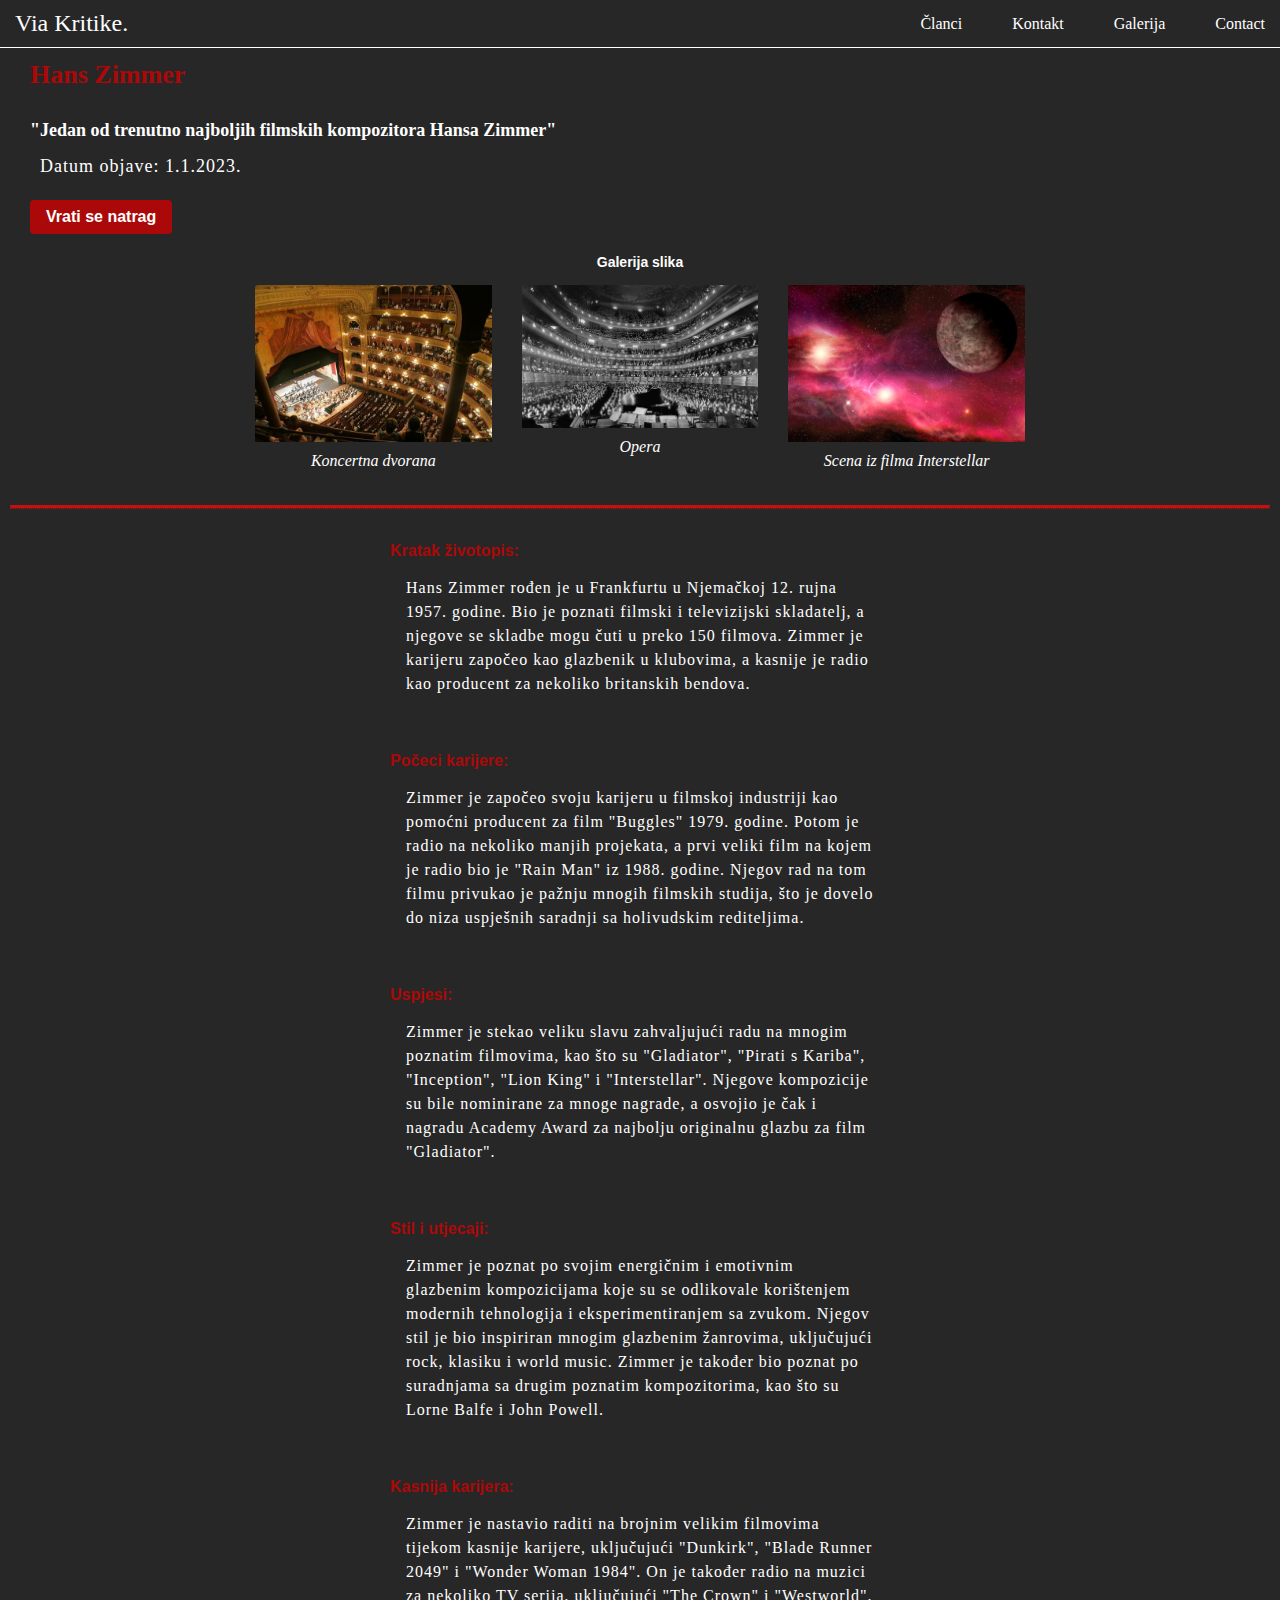
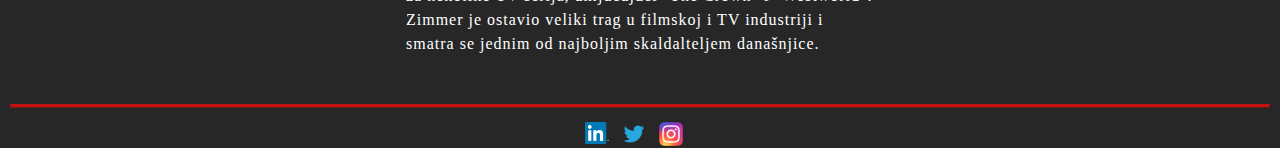
<file: HannsZimmer.html>
<!DOCTYPE html>
<html lang="en">
  <head>
    <!-- CSS -->
    <link rel="stylesheet" href="style.css" />
    <!-- End CSS -->
    <!-- meta elements -->
    <title>Via Kritike</title>
    <meta http-equiv="content-type" content="text/html; charset=UTF-8" />
    <meta name="description" content="Ovo je projektni zadatak" />
    <meta name="keywords" content="" />
    <meta name="author" content="Antun Kokanović" />
    <meta name="viewport" content="width=device-width, initial-scale=1" />
    <link rel="shortcut icon" type="image/x-icon" href="views\V.png" />
  </head>
  <body>
    <header class="header">
      <nav class="navbar">
        <a href="index.html" class="nav-logo">Via Kritike.</a>
        <ul class="nav-menu">
          <li class="nav-item">
            <a href="blog.html" class="nav-link">Članci</a>
          </li>
          <li class="nav-item">
            <a href="kontakt.html" class="nav-link">Kontakt</a>
          </li>
          <li class="nav-item">
            <a href="galerija.html" class="nav-link">Galerija</a>
          </li>
          <li class="nav-item">
            <a href="#" class="nav-link">Contact</a>
          </li>
        </ul>
        <div class="hamburger">
          <span class="bar"></span>
          <span class="bar"></span>
          <span class="bar"></span>
        </div>
      </nav>
    </header>

    <header>
      <h1
        style="
          margin-top: 60px;
          font-size: 26px;
          margin-left: 30px;
          color: rgb(171, 9, 9);
        "
      >
        Hans Zimmer
      </h1>
      <h2
        style="
          margin-top: 30px;
          font-size: 18px;
          margin-left: 30px;
          color: white;
        "
      >
        "Jedan od trenutno najboljih filmskih kompozitora Hansa Zimmer"
      </h2>
      <p
        style="
          margin-top: 10px;
          font-size: 18px;
          margin-left: 40px;
          color: white;
        "
      >
        Datum objave: 1.1.2023.
      </p>

      <nav>
        <a href="blog.html" ;><button>Vrati se natrag</button></a>
      </nav>
    </header>
    <aside>
      <h3 style="font-size: 14px; color: white">Galerija slika</h3>
      <div style="display: flex">
        <figure>
          <img
            src="views\HansZimmer.jpg"
            alt="Opis slike 1"
            id="slika-1"
            class="modal-otvori"
          />
          <figcaption>Koncertna dvorana</figcaption>
        </figure>
        <figure>
          <img
            src="views\SlikeZaTekst\opera.jpg"
            alt="Opis slike 2"
            id="slika-2"
            class="modal-otvori"
          />
          <figcaption>Opera</figcaption>
        </figure>
        <figure>
          <img
            src="views\SlikeZaTekst\space.jpg"
            alt="Opis slike 3"
            id="slika-3"
            class="modal-otvori"
          />
          <figcaption>Scena iz filma Interstellar</figcaption>
        </figure>
      </div>
    </aside>
    <hr style="border-top: 3px solid rgb(197, 16, 16)" />
    <article>
      <section>
        <h3>Kratak životopis:</h3>
        <p>
          Hans Zimmer rođen je u Frankfurtu u Njemačkoj 12. rujna 1957. godine.
          Bio je poznati filmski i televizijski skladatelj, a njegove se skladbe
          mogu čuti u preko 150 filmova. Zimmer je karijeru započeo kao
          glazbenik u klubovima, a kasnije je radio kao producent za nekoliko
          britanskih bendova.
        </p>
      </section>
      <section>
        <h3>Počeci karijere:</h3>
        <p>
          Zimmer je započeo svoju karijeru u filmskoj industriji kao pomoćni
          producent za film "Buggles" 1979. godine. Potom je radio na nekoliko
          manjih projekata, a prvi veliki film na kojem je radio bio je "Rain
          Man" iz 1988. godine. Njegov rad na tom filmu privukao je pažnju
          mnogih filmskih studija, što je dovelo do niza uspješnih saradnji sa
          holivudskim rediteljima.
        </p>
      </section>
      <section>
        <h3>Uspjesi:</h3>
        <p>
          Zimmer je stekao veliku slavu zahvaljujući radu na mnogim poznatim
          filmovima, kao što su "Gladiator", "Pirati s Kariba", "Inception",
          "Lion King" i "Interstellar". Njegove kompozicije su bile nominirane
          za mnoge nagrade, a osvojio je čak i nagradu Academy Award za najbolju
          originalnu glazbu za film "Gladiator".
        </p>
      </section>
      <section>
        <h3>Stil i utjecaji:</h3>
        <p>
          Zimmer je poznat po svojim energičnim i emotivnim glazbenim
          kompozicijama koje su se odlikovale korištenjem modernih tehnologija i
          eksperimentiranjem sa zvukom. Njegov stil je bio inspiriran mnogim
          glazbenim žanrovima, uključujući rock, klasiku i world music. Zimmer
          je također bio poznat po suradnjama sa drugim poznatim kompozitorima,
          kao što su Lorne Balfe i John Powell.
        </p>
      </section>
      <section>
        <h3>Kasnija karijera:</h3>
        <p>
          Zimmer je nastavio raditi na brojnim velikim filmovima tijekom kasnije
          karijere, uključujući "Dunkirk", "Blade Runner 2049" i "Wonder Woman
          1984". On je također radio na muzici za nekoliko TV serija,
          uključujući "The Crown" i "Westworld". Zimmer je ostavio veliki trag u
          filmskoj i TV industriji i smatra se jednim od najboljim skaldalteljem
          današnjice.
        </p>
      </section>
    </article>

    <footer>
      <hr style="border-top: 3px solid rgb(197, 16, 16)" />
      <div style="display: flex; justify-content: center">
        <a
          href="https://www.linkedin.com/in/antun-kokanovi%C4%87-081806250/"
          target="_blank"
          ><img
            src="views\linkedin-logo-3.png"
            alt="Linkedin"
            title="Linkedin"
            style="width: 24px; margin-top: 0.4em"
        /></a>
        <a href="https://twitter.com/_AntunTun_" target="_blank"
          ><img
            src="views\twitter-logo-.png"
            alt="Twitter"
            title="Twitter"
            style="width: 24px; margin-top: 0.4em"
        /></a>
        <a href="https://www.instagram.com/antun__k/" target="_blank"
          ><img
            src="views\Instagram_logo.png"
            alt="Istagram+"
            title="Istagram"
            style="width: 24px; margin-top: 0.4em"
        /></a>
      </div>
    </footer>

    <script src="script.js"></script>
  </body>
</html>
</file>
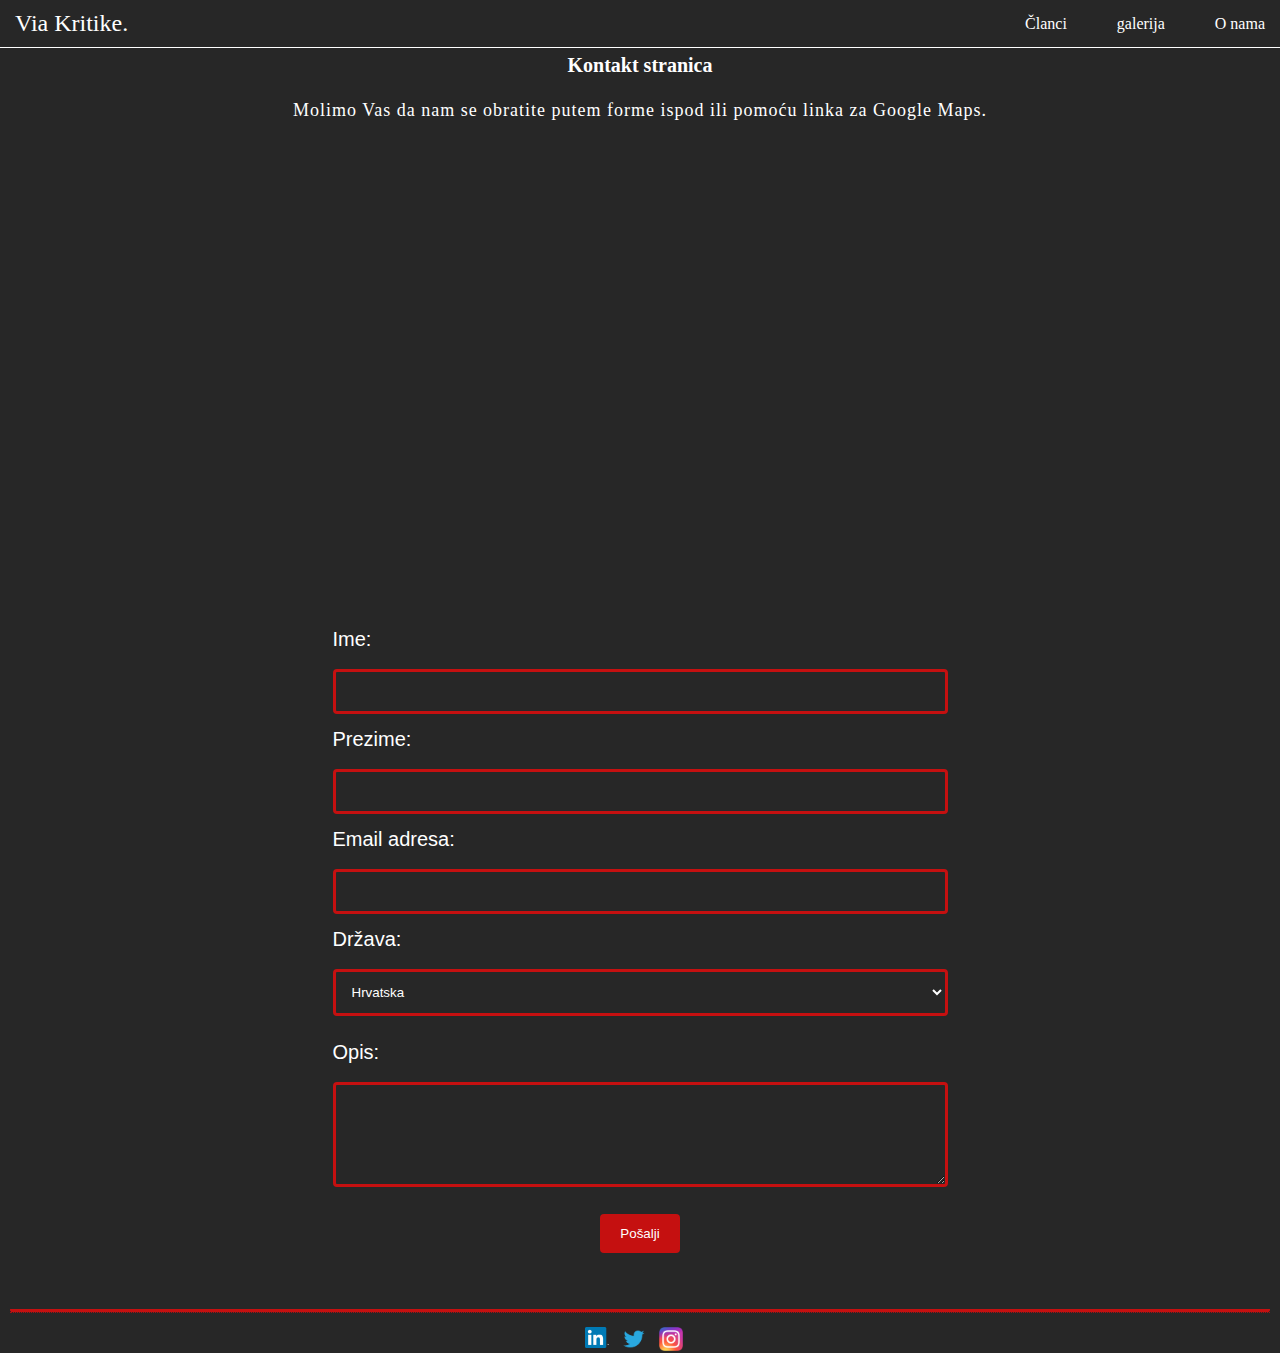
<file: kontakt.html>
<!DOCTYPE html>
<html lang="en">
  <head>
    <!-- CSS -->
    <link rel="stylesheet" href="style.css" />
    <!-- End CSS -->
    <!-- meta elements -->
    <meta charset="UTF-8" />
    <meta http-equiv="X-UA-Compatible" content="IE=edge" />
    <meta name="author" content="Antun Kokanović" />
    <meta name="viewport" content="width=device-width, initial-scale=1" />
    <link rel="shortcut icon" type="image/x-icon" href="views\V.png" />
    <title>Via Kritike</title>
  </head>
  <body>
    <header class="header">
      <nav class="navbar">
        <a href="index.html" class="nav-logo">Via Kritike.</a>
        <ul class="nav-menu">
          <li class="nav-item">
            <a href="blog.html" class="nav-link">Članci</a>
          </li>
          <li class="nav-item">
            <a href="galerija.html" class="nav-link">galerija</a>
          </li>
          <li class="nav-item">
            <a href="OName.html" class="nav-link">O nama</a>
          </li>
        </ul>
        <div class="hamburger">
          <span class="bar"></span>
          <span class="bar"></span>
          <span class="bar"></span>
        </div>
      </nav>
    </header>

    <br />
    <br />
    <br />
    <br />
    <h1
      style="
        display: flex;
        justify-content: center;
        align-items: center;
        color: white;
        font-size: 20px;
      "
    >
      Kontakt stranica
    </h1>
    <p style="display: flex; justify-content: center; align-items: center">
      Molimo Vas da nam se obratite putem forme ispod ili pomoću linka za Google
      Maps.
    </p>
    <div style="display: flex; justify-content: center; align-items: center">
      <iframe
        src="https://www.google.com/maps/embed?pb=!1m18!1m12!1m3!1d2785.830523574093!2d16.07135217608143!3d45.71443667107911!2m3!1f0!2f0!3f0!3m2!1i1024!2i768!4f13.1!3m3!1m2!1s0x47667e543ebb2c65%3A0xe159703d90972cf3!2sVeleu%C4%8Dili%C5%A1te%20Velika%20Gorica!5e0!3m2!1shr!2shr!4v1673021995665!5m2!1shr!2shr"
        width="600"
        height="450"
        style="border: 0"
        allowfullscreen=""
        referrerpolicy="no-referrer-when-downgrade"
      ></iframe>
    </div>

    <br />
    <br />
    <form>
      <label for="ime">Ime:</label><br />
      <input type="text" id="ime" name="ime" /><br />
      <label for="prezime">Prezime:</label><br />
      <input type="text" id="prezime" name="prezime" /><br />
      <label for="email">Email adresa:</label><br />
      <input
        type="email"
        id="email"
        name="email"
        pattern="[a-z0-9._%+-]+@[a-z0-9.-]+\.[a-z]{2,}$"
        required
        title="Unesite ispravnu email adresu u obliku example@domain.com"
      /><br />
      <label for="drzava">Država:</label><br />
      <select id="drzava" name="drzava">
        <option value="hrvatska">Hrvatska</option>
        <option value="srbija">Srbija</option>
        <option value="bosna_i_hercegovina">Bosna i Hercegovina</option>
      </select>
      <br /><br />
      <label for="opis">Opis:</label><br />
      <textarea id="opis" name="opis" rows="5" cols="40"></textarea>
      <br /><br />
      <div style="display: flex; justify-content: center; align-items: center">
        <input type="submit" value="Pošalji" />
      </div>
    </form>

    <br />
    <br />
    <br />
    <footer>
      <hr style="border-top: 3px solid rgb(197, 16, 16)" />
      <div style="display: flex; justify-content: center">
        <a
          href="https://www.linkedin.com/in/antun-kokanovi%C4%87-081806250/"
          target="_blank"
          ><img
            src="views\linkedin-logo-3.png"
            alt="Linkedin"
            title="Linkedin"
            style="width: 24px; margin-top: 0.4em"
        /></a>
        <a href="https://twitter.com/_AntunTun_" target="_blank"
          ><img
            src="views\twitter-logo-.png"
            alt="Twitter"
            title="Twitter"
            style="width: 24px; margin-top: 0.4em"
        /></a>
        <a href="https://www.instagram.com/antun__k/" target="_blank"
          ><img
            src="views\Instagram_logo.png"
            alt="Istagram+"
            title="Istagram"
            style="width: 24px; margin-top: 0.4em"
        /></a>
      </div>
    </footer>

    <script src="script.js"></script>
  </body>
</html>
</file>
<file: style.css>
* {
    margin: 0;
    padding: 0;
    box-sizing: border-box;
	background-color: rgb(39, 39, 39);
}

html {
    font-size: 62.5%;
    font-family: Arial, Helvetica, sans-serif;
}

li {
    list-style: none;
}

a {
    text-decoration: none;
    color: rgb(171, 9, 9);
    
	
}

a:hover{
	color: #434243;

}

.header{
    border-bottom: 1px solid #ffffff;
	position: fixed;
    top: 0;
    left: 0;
    right: 0;
    z-index: 10;
}

.navbar {
    display: flex;
    justify-content: space-between;
    align-items: center;
    padding: 1rem 1.5rem;
	color: #ffffff;
}

.hamburger {
    display: none;
}

.bar {
    display: block;
    width: 25px;
    height: 3px;
    margin: 5px auto;
    -webkit-transition: all 0.6s ease-in-out;
    transition: all 0.6s ease-in-out;
    background-color: #ffffff;
}

.nav-menu {
    display: flex;
    justify-content: space-between;
    align-items: center;
}

.nav-item {
    margin-left: 5rem;
}

.nav-link{
    font-size: 1.6rem;
    font-weight: 400;
    color: #ffffff;
	font-family:Cambria, Cochin, Georgia, Times, 'Times New Roman', serif;
}

.nav-link:hover{
    color: #434243;
}

.nav-logo {
	font-family: 'Brush Script MT', cursive;
    font-size: 2.4rem;
    font-weight: 500;
    color: #ffffff;
}

@media only screen and (max-width: 768px) {
    .nav-menu {
        position: fixed;
        left: -100%;
        top: 5rem;
        flex-direction: column;
        background-color: rgb(39, 39, 39);
        width: 100%;
        border-radius: 10px;
        text-align: center;
        transition: 0.6s;
		font-family:Cambria, Cochin, Georgia, Times, 'Times New Roman', serif;
    }

    .nav-menu.active {
        left: 0;
		position: fixed;
		
    }

    .nav-item {
        margin: 2.5rem 0;
    }

    .hamburger {
        display: block;
        cursor: pointer;
    }

    .hamburger.active .bar:nth-child(2) {
        opacity: 0;
    }

    .hamburger.active .bar:nth-child(1) {
        -webkit-transform: translateY(8px) rotate(45deg);
        transform: translateY(8px) rotate(45deg);
    }

    .hamburger.active .bar:nth-child(3) {
        -webkit-transform: translateY(-8px) rotate(-45deg);
        transform: translateY(-8px) rotate(-45deg);
    }
}

body, html {
    height: 100%;
}

/* The hero image */
.hero-image {
  /* Use "linear-gradient" to add a darken background effect to the image (photographer.jpg). This will make the text easier to read */
  background-image: linear-gradient(rgba(0, 0, 0, 0.5), rgba(0, 0, 0, 0.5)), url("glavnaSlika.jpg");

  /* Set a specific height */
  height: 75%;

  /* Position and center the image to scale nicely on all screens */
  background-position: center;
  background-repeat: no-repeat;
  background-size: cover;
  position: relative;
}

/* Place text in the middle of the image */
.hero-text {
  text-align: center;
  position: absolute;
  top: 50%;
  left: 50%;
  transform: translate(-50%, -50%);
  color: rgb(247, 243, 243);
  font-style:normal;
  background-color: transparent;
  font-family:'Times New Roman';
  font-size: medium;
  
}

h1,h2 {
	margin: 0.5em;
	font-size: 2em;
	font-family:'Times New Roman', Times, serif;
}
h2 {
	font-size: 1.5em;
	color: #4e5bd3;
}

p {
	margin: 1em;
	line-height: 1.7em;
	letter-spacing: 1px;
	font-size: 18px;
	font-family: "Times New Roman";
	color: #ffffff;
}
hr {
	margin: 1em;
	border: 1px dotted #a71111;
	clear: both;
}
figure {
	padding: 0.5em;
	margin: 0 1em 0.5em 1em;
	float: left;
	width: 35%;
	border: none;
}
figcaption {
	font-size: 14px;
	font-family: "Times New Roman";
	border: black;
}
img {
	width: 100%;
}
main{
	color: white;
}

footer a {
    margin-right: 13px;
  }

/* 
stil za kartice 
*/

.kartice {
    display: flex;
    flex-wrap: wrap;
    justify-content: space-between;
  }
  
  .kartica {
    width: 300px;
    height: 400px;
    background-color: rgb(39, 39, 39);
    box-shadow: 0 4px 8px 0 rgba(0, 0, 0, 0.2);
    transition: 0.3s;
    margin-bottom: 50px;
    margin-left: 15px;
    margin-right: 15px;
    border-radius: 10px;
    overflow: hidden;
  }
  
  .kartica:hover {
    box-shadow: 0 8px 16px 0 rgba(0, 0, 0, 0.2);
  }
  
  .kartica img {
    width: 100%;
    height: 200px;
    object-fit: cover;
  }
  
  .kartica h2 {
    font-size: 22px;
    margin: 20px;
    color: rgb(212, 209, 209);
  }
  
  .kartica p {
    font-size: 16px;
    margin: 0 20px 20px 20px;
    color: grey;
  }
  
  .kartica a {
    display: block;
    background-color: rgb(171, 9, 9);
    color: white;
    font-size: 16px;
    padding: 10px 20px;
    border-radius: 10px;
    text-align: center;
    text-decoration: none;
  }
  
  .kartica a:hover {
    background-color: rgb(136, 2, 2);
  }

/*
stil za paginaciju
*/

.pagination {
    display: flex;
    justify-content: center;
  }
  .pagination a {
    color: rgb(171, 9, 9);
    font-size: large;
    font-size: bold;
    float: left;
    padding: 8px 16px;
    text-decoration: none;
    transition: background-color .3s;
    border: 2px solid #ddd;
    border-radius: 15%;
    margin: 0 4px;
  }
  .pagination a.active {
    background-color: white;
    color: white;
    border: 1px solid white;
  }
  .pagination a:hover:not(.active) {
    background-color: #ddd;
  }

  /*
  članak
  */
  article {
    max-width: 50rem;
    margin: 1.25rem auto;
    display: flex;
    flex-direction: column;
    align-items: center;
  }
  
  article section {
    margin: 20px 0;
  }
  
  article h3 {
    font-size: 1.2em;
    margin: 0;
  }
  
  article p {
    font-size: 0.9em;
    line-height: 1.5;
  }
  
  aside {
    max-width: 800px;
    margin: 20px auto;
    display: flex;
    flex-wrap: wrap;
    justify-content: left;
  }
  
  aside h3 {
    font-size: 1.2em;
    margin: 0;
    width: 100%;
    text-align: center;
  }
  
  aside figure {
    margin: 10px;
    display: flex;
    flex-direction: column;
    align-items: center;
  }
  
  aside img {
    max-width: 300px;
    height: auto;
  }
  
  aside figcaption {
    font-size: 1.6em;
    font-style: italic;
    margin: 10px 0 0;
    color: white;
  }

  button {
    /* osnovne postavke */
    display: inline-block;
    border: none;
    border-radius: 4px;
    padding: 8px 16px;
    font-size: 16px;
    font-weight: bold;
    cursor: pointer;
    margin-left: 30px;
  
    /* izgled */
    color: #fff;
    background-color: rgb(171, 9, 9);
  
    /* hover efekt */
    transition: background-color 0.2s;
  }
  
  button:hover {
    background-color: rgb(136, 2, 2);
  }

  section h3 {
    font-size: 16px;
    color: white;
    color: rgb(171, 9, 9);
  }

  section p {
    font-size: 16px;
  }

  /* Stil za kontakte*/

  iframe{
    width: 80%;
  }

  form {
    margin: auto;
    width: 50%;
    padding: 1.25rem;
  }
  
  label {
    display: block;
    margin-bottom: 0.5rem;
    color: white;
    font-size: 2rem;
  }
  
  input[type="text"],
  input[type="email"],
  select,
  textarea {
    width: 100%;
    padding: 12px;
    border: 3px solid rgb(197, 16, 16);
    border-radius: 4px;
    color: white;
    font-family: Arial, Helvetica, sans-serif;
    box-sizing: border-box;
    resize: vertical;
    margin-bottom: 14px;
    margin-top: 2px;
  }
  
  input[type="submit"] {
    background-color: rgb(197, 16, 16);
    color: white;
    padding: 12px 20px;
    border: none;
    border-radius: 4px;
    cursor: pointer;
    align-items: center;
  }
  
  input[type="submit"]:hover {
    background-color: rgb(171, 9, 9);
  }
  
  .container {
    display: grid;
    grid-template-columns: repeat(2, 1fr);
    grid-gap: 20px;
  }
  
  .container > * {
    background-color: #f2f2f2;
    border-radius: 4px;
    padding: 20px;
  }

  /* galerija */

  .gallery {
    display: flex;
    flex-wrap: wrap;
    justify-content: space-between;
    margin-left: 1.5rem;
    margin-right: 1.5rem;
  }
  
  .gallery a {
    width: 30%;
    margin-bottom: 3.5rem;
    text-align: center;
    margin-left: 1.5rem;
    margin-right: 1.5rem;
  }
  
  .gallery img {
    width: 100%;
    height: 90%;
    border-radius: 5px;
    box-shadow: 0 2px 4px rgba(0, 0, 0, 0.1);
  }
  
  .gallery p {
    font-size: 14px;
    color: white  ;
    margin: 10px 0 0;
  }
  
  @media (max-width: 800px) {
    .gallery a {
      width: 45%;
    }
  }
  
  @media (max-width: 600px) {
    .gallery a {
      width: 90%;
    }
  }
  
  /* O nama */

  video {
    float: left;
  }
</file>
